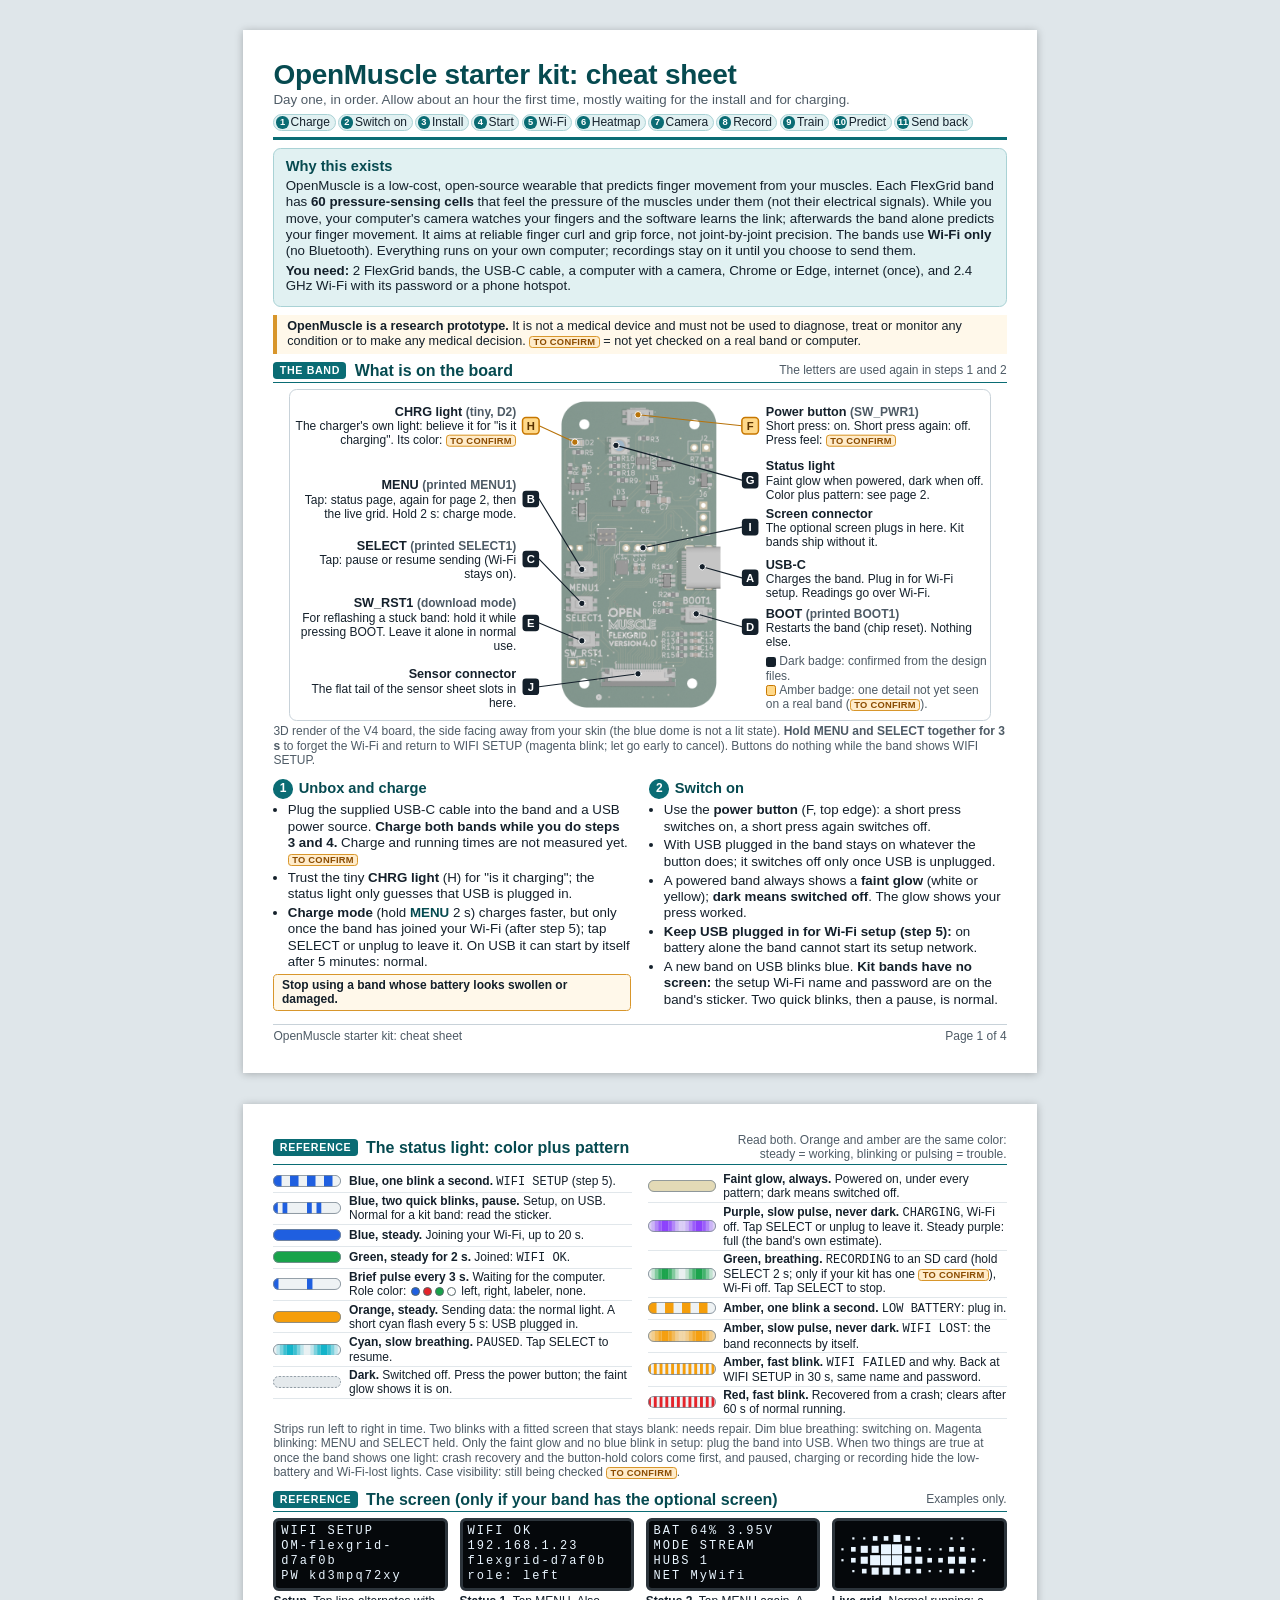
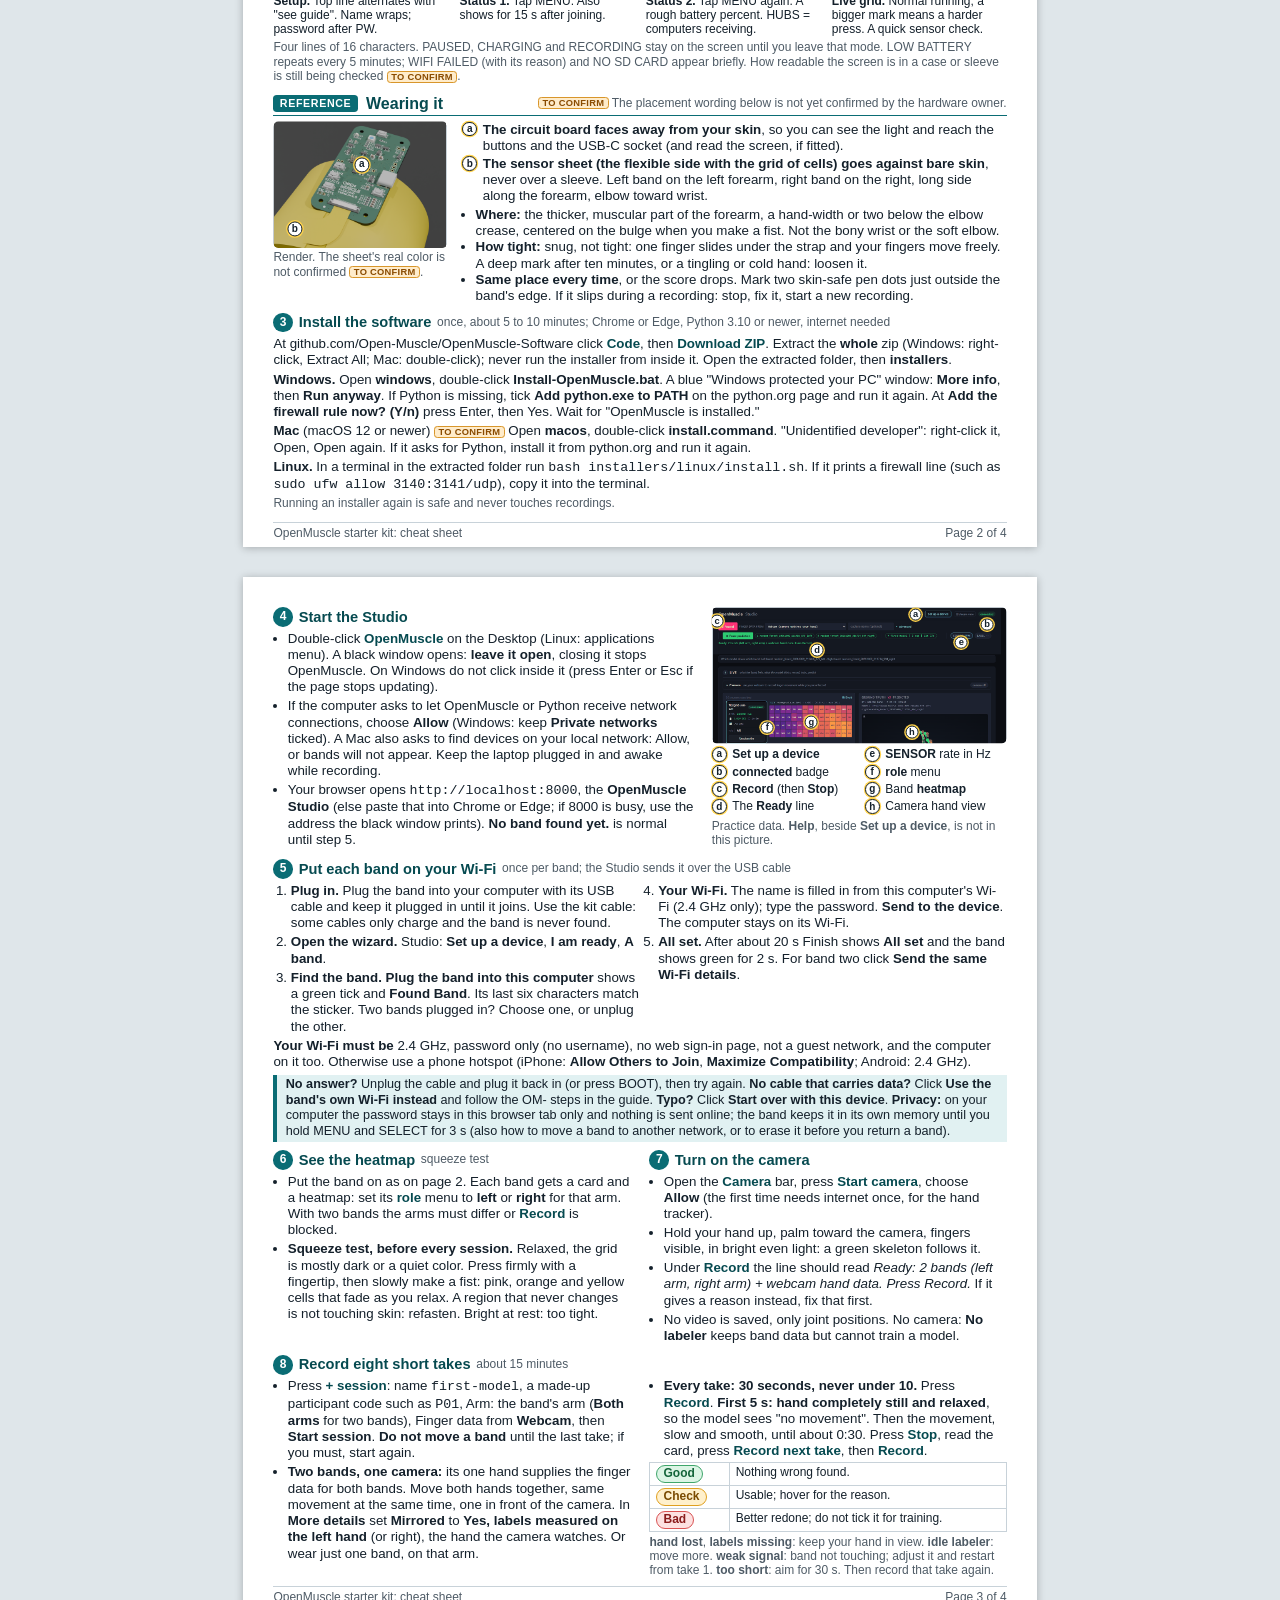
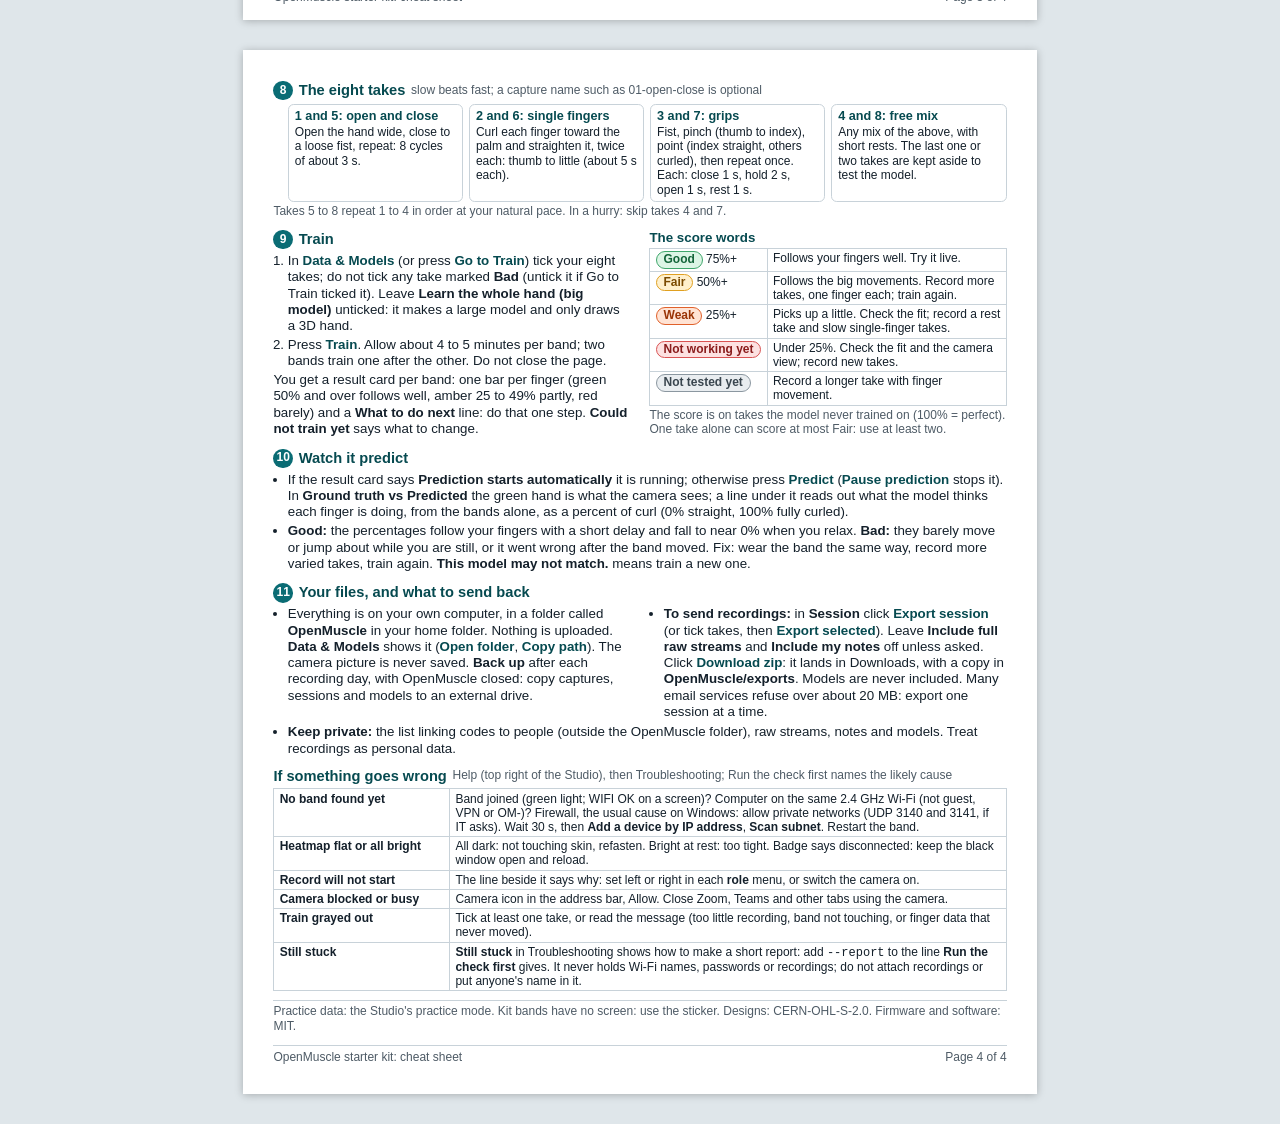
<file: docs/cheat-sheet/openmuscle-kit-cheat-sheet.html>
<!doctype html>
<html lang="en">
<head>
<meta charset="utf-8">
<meta name="viewport" content="width=device-width, initial-scale=1">
<title>OpenMuscle starter kit: cheat sheet</title>
<style>
:root{
  --ink:#14202b; --muted:#4e5b66; --line:#c8d2d9; --soft:#f0f4f6;
  --accent:#0a6c74; --accent-d:#064a50; --accent-l:#e1f1f2;
  --warn:#8a4b00; --warn-bg:#ffeccb; --warn-line:#d8962b;
}
@page{ size:auto; margin:8mm }
*{ box-sizing:border-box }
html{ -webkit-print-color-adjust:exact; print-color-adjust:exact }
body{ margin:0; background:#dfe6ea; color:var(--ink); font:10pt/1.22 "Segoe UI","Helvetica Neue",Arial,sans-serif }
h1,h2,h3,h4,p,ul,ol,figure,table{ margin:0 }
p{ margin:0 0 .8mm }
ul,ol{ padding:0 }
b,strong{ font-weight:700 }
code,.mono{ font-family:Consolas,"Courier New",monospace; font-size:1em; white-space:nowrap }

/* page frame: each page is a fixed box so a font swap cannot push a footer onto a new sheet */
.page{ display:flex; flex-direction:column; gap:2.2mm; position:relative; background:#fff }
.page > *{ flex:none }
@media screen{
  .page{ width:210mm; height:276mm; padding:8mm; margin:8mm auto; box-shadow:0 1px 8px rgba(0,0,0,.25) }
}
@media print{
  body{ background:#fff }
  .page{ width:auto; height:260mm; margin:0; break-after:page; page-break-after:always }
  .page:last-child{ break-after:auto; page-break-after:auto }
}
.pg-foot{ margin-top:auto; display:flex; justify-content:space-between; font-size:9pt; color:var(--muted); border-top:.25mm solid var(--line); padding-top:.9mm }

/* title block */
.top{ border-bottom:.9mm solid var(--accent); padding-bottom:1.6mm }
h1{ font-size:21pt; line-height:1.05; letter-spacing:-.01em; color:var(--accent-d) }
.top .lead{ color:var(--muted); font-size:10pt; margin:.6mm 0 1.4mm }
.road{ list-style:none; display:flex; flex-wrap:wrap; gap:.6mm }
.road li{ background:var(--accent-l); border:.25mm solid #a9d2d5; border-radius:3mm; padding:.1mm 1.2mm .1mm .5mm; font-size:9pt; display:flex; align-items:center; gap:.5mm; white-space:nowrap }
.road li b{ background:var(--accent); color:#fff; border-radius:50%; width:3.3mm; height:3.3mm; display:inline-flex; align-items:center; justify-content:center; font-size:7pt }

/* section headers and steps */
.sh{ display:flex; align-items:center; gap:2.2mm; border-bottom:.3mm solid var(--accent); padding-bottom:.7mm; margin-bottom:1.5mm }
.sh .k{ background:var(--accent); color:#fff; font-weight:700; font-size:8pt; letter-spacing:.06em; text-transform:uppercase; padding:.5mm 1.7mm; border-radius:1mm; white-space:nowrap }
.sh h2{ font-size:12pt; line-height:1.1; color:var(--accent-d); white-space:nowrap }
.sh .aside{ margin-left:auto; font-size:9pt; color:var(--muted); text-align:right; line-height:1.15 }
section{ min-width:0 }
.step h3{ font-size:11pt; line-height:1.15; margin:0 0 1mm; color:var(--accent-d); display:flex; align-items:center; gap:1.5mm }
.step h3 small{ font-size:9pt; font-weight:400; color:var(--muted) }
.n{ background:var(--accent); color:#fff; border-radius:50%; width:5.2mm; height:5.2mm; display:inline-flex; align-items:center; justify-content:center; font-size:9pt; font-weight:700; flex:none }
.step ul, .step ol{ padding-left:3.8mm }
.step li{ margin:0 0 .7mm }
h4{ font-size:10pt; margin:1.2mm 0 .5mm; color:var(--accent-d) }
.two{ display:grid; grid-template-columns:1fr 1fr; gap:5mm; align-items:start }
.sm{ font-size:9pt; color:var(--muted); line-height:1.2 }
.ui{ color:var(--accent-d); font-weight:700 }

/* flags */
.tbc{ font-style:normal; font-weight:700; font-size:7pt; letter-spacing:.03em; text-transform:uppercase; color:var(--warn); background:var(--warn-bg); border:.22mm solid var(--warn-line); border-radius:.9mm; padding:0 .9mm; white-space:nowrap; vertical-align:.04em }
.notice{ border-left:1.2mm solid var(--warn-line); background:#fff8ea; padding:1mm 2.6mm; font-size:9.5pt; line-height:1.22 }
.notice p{ margin:0 }
.warnbox{ border:.35mm solid var(--warn-line); background:#fff8ea; border-radius:1.2mm; padding:.8mm 2mm; margin-top:1mm; font-weight:700; font-size:9pt }

/* why panel */
.why{ background:var(--accent-l); border:.3mm solid #a9d2d5; border-radius:2mm; padding:2.2mm 3mm }
.why h3{ margin:0 0 .7mm; font-size:11pt; color:var(--accent-d) }
.why p+p{ margin-top:.8mm }
.need{ margin-top:1mm; font-size:10pt; line-height:1.2 }

/* hero board figure */
.hero{ position:relative; width:186mm; margin:0 auto; background:#fff; border:.3mm solid var(--line); border-radius:2mm }
.hero img{ position:absolute; top:1mm; display:block; height:auto }
.hero svg{ position:absolute; inset:0; width:100%; height:100% }
.hl{ position:absolute; width:59mm; font-size:9pt; line-height:1.17; transform:translateY(-50%) }
.hl.l{ left:1mm; text-align:right }
.hl.r{ left:126mm }
.hl strong{ display:block; font-size:9.5pt; line-height:1.15 }
.hkey{ position:absolute; left:126mm; width:59mm; font-size:9pt; line-height:1.2; color:var(--muted) }
.bsw{ display:inline-block; width:2.8mm; height:2.8mm; border-radius:.6mm; vertical-align:-.5mm; margin-right:.8mm; background:var(--ink) }
.bsw.a{ background:#ffd98a; border:.3mm solid #c77700 }

/* lights */
.lights{ display:grid; grid-template-columns:1fr 1fr; gap:0 4mm }
.lights ul{ list-style:none }
.lights li{ display:grid; grid-template-columns:18mm 1fr; gap:2mm; align-items:center; padding:.4mm 0; border-bottom:.2mm solid #e1e7eb; font-size:9pt; line-height:1.18; min-height:5.8mm }
.pat{ display:block; width:18mm; height:3.15mm }
.role{ display:inline-block; width:2.4mm; height:2.4mm; border-radius:50%; background:var(--c); margin:0 .5mm 0 .3mm; vertical-align:-.25mm; border:.2mm solid #566 }
.role.w{ background:#fff }

/* oled mock screens */
.screens{ display:grid; grid-template-columns:repeat(4,1fr); gap:3mm }
.scr{ font-size:9pt; line-height:1.18 }
.scr .oled{ margin-bottom:.8mm }
.oled{ width:100%; background:#05080b; border:.8mm solid #2c343b; border-radius:1.5mm; padding:.9mm 1.3mm; color:#e9f5ff; font:9pt/4mm Consolas,"Courier New",monospace; letter-spacing:calc(2.45mm - 1ch); white-space:pre; overflow:hidden }
.oled.grid{ padding:.5mm .7mm; height:calc(4 * 4mm + 1.8mm + 1.6mm) }

/* tables, chips */
table{ border-collapse:collapse; width:100%; font-size:9pt; line-height:1.18 }
th,td{ border:.25mm solid var(--line); padding:.55mm 1.4mm; text-align:left; vertical-align:top }
th{ background:var(--soft); font-weight:700 }
tr{ break-inside:avoid }
td.w{ white-space:nowrap }
.pill{ display:inline-block; font-weight:700; border-radius:5mm; padding:0 1.8mm; border:.25mm solid; white-space:nowrap; line-height:1.3 }
.good{ background:#dcf5e5; border-color:#3fa66b; color:#14653a }
.chk{ background:#fff0cc; border-color:#e0a020; color:#7a4a00 }
.fair{ background:#fff0cc; border-color:#e0a020; color:#7a4a00 }
.weak{ background:#ffe3d4; border-color:#e0612b; color:#9a3305 }
.bad{ background:#fde1e1; border-color:#d95353; color:#8a1c1c }
.nw{ background:#fde1e1; border-color:#d95353; color:#8a1c1c }
.nt{ background:#e9edf0; border-color:#8b97a0; color:#3a464f }

/* screenshots with callouts */
.imgbox{ position:relative; width:100%; line-height:0; border:.3mm solid var(--line); border-radius:1.3mm; clip-path:inset(0 round 1.3mm); background:#141821 }
.imgbox img{ position:absolute; left:0; top:0; width:100%; display:block }
.imgbox.plain img{ position:static }
.bd{ position:absolute; width:4mm; height:4mm; border-radius:50%; background:#fff; color:#14202b; border:.45mm solid #14202b; font:700 7.5pt/1 "Segoe UI",Arial,sans-serif; display:flex; align-items:center; justify-content:center; transform:translate(-50%,-50%); box-shadow:0 0 0 .35mm #ffd24a }
.fig-studio .bd{ width:3.4mm; height:3.4mm; font-size:7pt; border-width:.4mm }
.fig figcaption{ font-size:9pt; color:var(--muted); line-height:1.2; margin-top:.6mm }
.legend{ list-style:none; font-size:9pt; line-height:1.2 }
.legend li{ display:flex; gap:1.5mm; align-items:flex-start; margin:0 0 .7mm }
.legend .l{ flex:none; width:3.9mm; height:3.9mm; border-radius:50%; background:#fff; color:#14202b; border:.4mm solid #14202b; box-shadow:0 0 0 .3mm #ffd24a; font:700 7.5pt/1 "Segoe UI",Arial,sans-serif; display:flex; align-items:center; justify-content:center; margin-top:0 }

/* cards */
.cards{ display:grid; gap:1.5mm; list-style:none }
.cards.c4{ grid-template-columns:repeat(4,1fr) }
.cards li, .cards > div{ border:.3mm solid var(--line); border-radius:1.5mm; padding:1mm 1.6mm; font-size:9pt; line-height:1.2; background:#fff; margin:0 }
.cards b.h{ display:block; margin-bottom:.3mm; color:var(--accent-d); font-size:9.5pt }
ol.cols2{ columns:2; column-gap:5mm; padding-left:4.6mm }
ol.cols2 li{ break-inside:avoid; margin:0 0 .8mm }
.tip{ border-left:1.1mm solid var(--accent); background:var(--accent-l); padding:.7mm 2.2mm; margin-top:1.2mm; font-size:9.5pt; line-height:1.22 }
.os p{ margin:0 0 .8mm }
.foot{ font-size:9pt; color:var(--muted); line-height:1.25; border-top:.25mm solid var(--line); padding-top:.9mm }
.trouble td:first-child{ width:24%; font-weight:700 }
</style>
</head>
<body>
<svg width="0" height="0" style="position:absolute" aria-hidden="true"><defs><clipPath id="pclip"><rect width="20" height="3.5" rx="1.75"/></clipPath></defs></svg>
<!-- ============================ PAGE 1: the kit and the band ============================ -->
<div class="page" id="p1">
  <header class="top">
    <h1>OpenMuscle starter kit: cheat sheet</h1>
    <p class="lead">Day one, in order. Allow about an hour the first time, mostly waiting for the install and for charging.</p>
    <ol class="road">
      <li><b>1</b>Charge</li><li><b>2</b>Switch on</li><li><b>3</b>Install</li><li><b>4</b>Start</li><li><b>5</b>Wi-Fi</li><li><b>6</b>Heatmap</li><li><b>7</b>Camera</li><li><b>8</b>Record</li><li><b>9</b>Train</li><li><b>10</b>Predict</li><li><b>11</b>Send back</li>
    </ol>
  </header>

  <section class="why">
    <h3>Why this exists</h3>
    <p>OpenMuscle is a low-cost, open-source wearable that predicts finger movement from your muscles. Each FlexGrid band has <b>60 pressure-sensing cells</b> that feel the pressure of the muscles under them (not their electrical signals). While you move, your computer's camera watches your fingers and the software learns the link; afterwards the band alone predicts your finger movement. It aims at reliable finger curl and grip force, not joint-by-joint precision. The bands use <b>Wi-Fi only</b> (no Bluetooth). Everything runs on your own computer; recordings stay on it until you choose to send them.</p>
    <p class="need"><b>You need:</b> 2 FlexGrid bands, the USB-C cable, a computer with a camera, Chrome or Edge, internet (once), and 2.4 GHz Wi-Fi with its password or a phone hotspot.</p>
  </section>

  <div class="notice"><p><b>OpenMuscle is a research prototype.</b> It is not a medical device and must not be used to diagnose, treat or monitor any condition or to make any medical decision. <i class="tbc">to confirm</i> = not yet checked on a real band or computer.</p></div>

  <section>
    <div class="sh"><span class="k">The band</span><h2>What is on the board</h2><span class="aside">The letters are used again in steps 1 and 2</span></div>
    <div class="hero" style="height:88mm"><img src="images/board-top.png" style="left:70.0mm;width:46.0mm" alt="3D render of the FlexGrid V4 circuit board, top view"><svg viewBox="0 0 186 88" preserveAspectRatio="none" aria-hidden="true"><g stroke-width=".3" stroke-linecap="round"><line x1="119.90" y1="9.50" x2="92.36" y2="6.59" stroke="#b8730a"/><circle cx="92.36" cy="6.59" r=".85" fill="#b8730a" stroke="#fff" stroke-width=".25"/><line x1="119.90" y1="24.00" x2="86.51" y2="14.74" stroke="#14202b"/><circle cx="86.51" cy="14.74" r=".85" fill="#14202b" stroke="#fff" stroke-width=".25"/><line x1="119.90" y1="36.50" x2="93.69" y2="41.99" stroke="#14202b"/><circle cx="93.69" cy="41.99" r=".85" fill="#14202b" stroke="#fff" stroke-width=".25"/><line x1="119.90" y1="50.00" x2="109.40" y2="47.05" stroke="#14202b"/><circle cx="109.40" cy="47.05" r=".85" fill="#14202b" stroke="#fff" stroke-width=".25"/><line x1="119.90" y1="63.00" x2="107.80" y2="59.57" stroke="#14202b"/><circle cx="107.80" cy="59.57" r=".85" fill="#14202b" stroke="#fff" stroke-width=".25"/><line x1="66.10" y1="9.50" x2="75.59" y2="13.88" stroke="#b8730a"/><circle cx="75.59" cy="13.88" r=".85" fill="#b8730a" stroke="#fff" stroke-width=".25"/><line x1="66.10" y1="29.00" x2="77.46" y2="47.75" stroke="#14202b"/><circle cx="77.46" cy="47.75" r=".85" fill="#14202b" stroke="#fff" stroke-width=".25"/><line x1="66.10" y1="45.00" x2="77.46" y2="56.80" stroke="#14202b"/><circle cx="77.46" cy="56.80" r=".85" fill="#14202b" stroke="#fff" stroke-width=".25"/><line x1="66.10" y1="62.00" x2="77.46" y2="66.75" stroke="#14202b"/><circle cx="77.46" cy="66.75" r=".85" fill="#14202b" stroke="#fff" stroke-width=".25"/><line x1="66.10" y1="79.00" x2="92.36" y2="75.54" stroke="#14202b"/><circle cx="92.36" cy="75.54" r=".85" fill="#14202b" stroke="#fff" stroke-width=".25"/></g><g font-family="Segoe UI,Arial,sans-serif" font-weight="700" font-size="3" text-anchor="middle"><rect x="119.90" y="7.30" width="4.4" height="4.4" rx=".9" fill="#ffd98a" stroke="#c77700" stroke-width=".4"/><text x="122.10" y="10.60" fill="#5a3200">F</text><rect x="119.90" y="21.80" width="4.4" height="4.4" rx=".9" fill="#14202b"/><text x="122.10" y="25.10" fill="#fff">G</text><rect x="119.90" y="34.30" width="4.4" height="4.4" rx=".9" fill="#14202b"/><text x="122.10" y="37.60" fill="#fff">I</text><rect x="119.90" y="47.80" width="4.4" height="4.4" rx=".9" fill="#14202b"/><text x="122.10" y="51.10" fill="#fff">A</text><rect x="119.90" y="60.80" width="4.4" height="4.4" rx=".9" fill="#14202b"/><text x="122.10" y="64.10" fill="#fff">D</text><rect x="61.70" y="7.30" width="4.4" height="4.4" rx=".9" fill="#ffd98a" stroke="#c77700" stroke-width=".4"/><text x="63.90" y="10.60" fill="#5a3200">H</text><rect x="61.70" y="26.80" width="4.4" height="4.4" rx=".9" fill="#14202b"/><text x="63.90" y="30.10" fill="#fff">B</text><rect x="61.70" y="42.80" width="4.4" height="4.4" rx=".9" fill="#14202b"/><text x="63.90" y="46.10" fill="#fff">C</text><rect x="61.70" y="59.80" width="4.4" height="4.4" rx=".9" fill="#14202b"/><text x="63.90" y="63.10" fill="#fff">E</text><rect x="61.70" y="76.80" width="4.4" height="4.4" rx=".9" fill="#14202b"/><text x="63.90" y="80.10" fill="#fff">J</text></g></svg><div class="hl r" style="top:9.5mm"><strong>Power button <span class='sm'>(SW_PWR1)</span></strong>Short press: on. Short press again: off. Press feel: <i class="tbc">to confirm</i></div><div class="hl r" style="top:24.0mm"><strong>Status light</strong>Faint glow when powered, dark when off. Color plus pattern: see page 2.</div><div class="hl r" style="top:36.5mm"><strong>Screen connector</strong>The optional screen plugs in here. Kit bands ship without it.</div><div class="hl r" style="top:50.0mm"><strong>USB-C</strong>Charges the band. Plug in for Wi-Fi setup. Readings go over Wi-Fi.</div><div class="hl r" style="top:63.0mm"><strong>BOOT <span class='sm'>(printed BOOT1)</span></strong>Restarts the band (chip reset). Nothing else.</div><div class="hl l" style="top:9.5mm"><strong>CHRG light <span class='sm'>(tiny, D2)</span></strong>The charger's own light: believe it for "is it charging". Its color: <i class="tbc">to confirm</i></div><div class="hl l" style="top:29.0mm"><strong>MENU <span class='sm'>(printed MENU1)</span></strong>Tap: status page, again for page 2, then the live grid. Hold 2 s: charge mode.</div><div class="hl l" style="top:45.0mm"><strong>SELECT <span class='sm'>(printed SELECT1)</span></strong>Tap: pause or resume sending (Wi-Fi stays on).</div><div class="hl l" style="top:62.0mm"><strong>SW_RST1 <span class='sm'>(download mode)</span></strong>For reflashing a stuck band: hold it while pressing BOOT. Leave it alone in normal use.</div><div class="hl l" style="top:79.0mm"><strong>Sensor connector</strong>The flat tail of the sensor sheet slots in here.</div><div class="hkey" style="top:70mm"><span class="bsw"></span>Dark badge: confirmed from the design files.<br><span class="bsw a"></span>Amber badge: one detail not yet seen on a real band (<i class="tbc">to confirm</i>).</div></div>
    <p class="sm fig-cap" style="margin-top:.8mm">3D render of the V4 board, the side facing away from your skin (the blue dome is not a lit state). <b>Hold MENU and SELECT together for 3 s</b> to forget the Wi-Fi and return to WIFI SETUP (magenta blink; let go early to cancel). Buttons do nothing while the band shows WIFI SETUP.</p>
  </section>

  <div class="two">
    <section class="step">
      <h3><span class="n">1</span>Unbox and charge</h3>
      <ul>
        <li>Plug the supplied USB-C cable into the band and a USB power source. <b>Charge both bands while you do steps 3 and 4.</b> Charge and running times are not measured yet. <i class="tbc">to confirm</i></li>
        <li>Trust the tiny <b>CHRG light</b> (H) for "is it charging"; the status light only guesses that USB is plugged in.</li>
        <li><b>Charge mode</b> (hold <b class="ui">MENU</b> 2 s) charges faster, but only once the band has joined your Wi-Fi (after step 5); tap SELECT or unplug to leave it. On USB it can start by itself after 5 minutes: normal.</li>
      </ul>
      <div class="warnbox">Stop using a band whose battery looks swollen or damaged.</div>
    </section>
    <section class="step">
      <h3><span class="n">2</span>Switch on</h3>
      <ul>
        <li>Use the <b>power button</b> (F, top edge): a short press switches on, a short press again switches off.</li>
        <li>With USB plugged in the band stays on whatever the button does; it switches off only once USB is unplugged.</li>
        <li>A powered band always shows a <b>faint glow</b> (white or yellow); <b>dark means switched off</b>. The glow shows your press worked.</li>
        <li><b>Keep USB plugged in for Wi-Fi setup (step 5):</b> on battery alone the band cannot start its setup network.</li>
        <li>A new band on USB blinks blue. <b>Kit bands have no screen:</b> the setup Wi-Fi name and password are on the band's sticker. Two quick blinks, then a pause, is normal.</li>
      </ul>
    </section>
  </div>

  <div class="pg-foot"><span>OpenMuscle starter kit: cheat sheet</span><span>Page 1 of 4</span></div>
</div>

<!-- ============================ PAGE 2: read the band, wear it, install ============================ -->
<div class="page" id="p2">
  <section>
    <div class="sh"><span class="k">Reference</span><h2>The status light: color plus pattern</h2><span class="aside">Read both. Orange and amber are the same color:<br>steady = working, blinking or pulsing = trouble.</span></div>
    <div class="lights"><ul><li><svg class="pat" viewBox="0 0 20 3.5" width="18mm" height="3.15mm" aria-hidden="true"><rect width="20" height="3.5" rx="1.75" fill="#eef2f4"/><g clip-path="url(#pclip)"><rect x="0.00" y="0" width="2.50" height="3.5" fill="#1f5fe0" fill-opacity="1.00"/><rect x="5.00" y="0" width="2.50" height="3.5" fill="#1f5fe0" fill-opacity="1.00"/><rect x="10.00" y="0" width="2.50" height="3.5" fill="#1f5fe0" fill-opacity="1.00"/><rect x="15.00" y="0" width="2.50" height="3.5" fill="#1f5fe0" fill-opacity="1.00"/></g><rect x=".12" y=".12" width="19.76" height="3.26" rx="1.63" fill="none" stroke="#7d8a94" stroke-width=".25"/></svg><span class="lt"><b>Blue, one blink a second.</b> <span class='mono'>WIFI SETUP</span> (step 5).</span></li><li><svg class="pat" viewBox="0 0 20 3.5" width="18mm" height="3.15mm" aria-hidden="true"><rect width="20" height="3.5" rx="1.75" fill="#eef2f4"/><g clip-path="url(#pclip)"><rect x="0.00" y="0" width="1.40" height="3.5" fill="#1f5fe0" fill-opacity="1.00"/><rect x="2.80" y="0" width="1.40" height="3.5" fill="#1f5fe0" fill-opacity="1.00"/><rect x="10.00" y="0" width="1.40" height="3.5" fill="#1f5fe0" fill-opacity="1.00"/><rect x="12.80" y="0" width="1.40" height="3.5" fill="#1f5fe0" fill-opacity="1.00"/></g><rect x=".12" y=".12" width="19.76" height="3.26" rx="1.63" fill="none" stroke="#7d8a94" stroke-width=".25"/></svg><span class="lt"><b>Blue, two quick blinks, pause.</b> Setup, on USB. Normal for a kit band: read the sticker.</span></li><li><svg class="pat" viewBox="0 0 20 3.5" width="18mm" height="3.15mm" aria-hidden="true"><rect width="20" height="3.5" rx="1.75" fill="#eef2f4"/><g clip-path="url(#pclip)"><rect x="0.00" y="0" width="20.00" height="3.5" fill="#1f5fe0" fill-opacity="1.00"/></g><rect x=".12" y=".12" width="19.76" height="3.26" rx="1.63" fill="none" stroke="#7d8a94" stroke-width=".25"/></svg><span class="lt"><b>Blue, steady.</b> Joining your Wi-Fi, up to 20 s.</span></li><li><svg class="pat" viewBox="0 0 20 3.5" width="18mm" height="3.15mm" aria-hidden="true"><rect width="20" height="3.5" rx="1.75" fill="#eef2f4"/><g clip-path="url(#pclip)"><rect x="0.00" y="0" width="20.00" height="3.5" fill="#18a34a" fill-opacity="1.00"/></g><rect x=".12" y=".12" width="19.76" height="3.26" rx="1.63" fill="none" stroke="#7d8a94" stroke-width=".25"/></svg><span class="lt"><b>Green, steady for 2 s.</b> Joined: <span class='mono'>WIFI OK</span>.</span></li><li><svg class="pat" viewBox="0 0 20 3.5" width="18mm" height="3.15mm" aria-hidden="true"><rect width="20" height="3.5" rx="1.75" fill="#eef2f4"/><g clip-path="url(#pclip)"><rect x="0.00" y="0" width="1.60" height="3.5" fill="#1f5fe0" fill-opacity="1.00"/><rect x="10.00" y="0" width="1.60" height="3.5" fill="#1f5fe0" fill-opacity="1.00"/></g><rect x=".12" y=".12" width="19.76" height="3.26" rx="1.63" fill="none" stroke="#7d8a94" stroke-width=".25"/></svg><span class="lt"><b>Brief pulse every 3 s.</b> Waiting for the computer. Role color: <span class="role" style="--c:#1f5fe0"></span><span class="role" style="--c:#e5242b"></span><span class="role" style="--c:#18a34a"></span><span class="role w"></span> left, right, labeler, none.</span></li><li><svg class="pat" viewBox="0 0 20 3.5" width="18mm" height="3.15mm" aria-hidden="true"><rect width="20" height="3.5" rx="1.75" fill="#eef2f4"/><g clip-path="url(#pclip)"><rect x="0.00" y="0" width="20.00" height="3.5" fill="#f59e0b" fill-opacity="1.00"/></g><rect x=".12" y=".12" width="19.76" height="3.26" rx="1.63" fill="none" stroke="#7d8a94" stroke-width=".25"/></svg><span class="lt"><b>Orange, steady.</b> Sending data: the normal light. A short cyan flash every 5 s: USB plugged in.</span></li><li><svg class="pat" viewBox="0 0 20 3.5" width="18mm" height="3.15mm" aria-hidden="true"><rect width="20" height="3.5" rx="1.75" fill="#eef2f4"/><g clip-path="url(#pclip)"><rect x="0.00" y="0" width="1.02" height="3.5" fill="#0fb3c9" fill-opacity="0.02"/><rect x="1.00" y="0" width="1.02" height="3.5" fill="#0fb3c9" fill-opacity="0.21"/><rect x="2.00" y="0" width="1.02" height="3.5" fill="#0fb3c9" fill-opacity="0.50"/><rect x="3.00" y="0" width="1.02" height="3.5" fill="#0fb3c9" fill-opacity="0.79"/><rect x="4.00" y="0" width="1.02" height="3.5" fill="#0fb3c9" fill-opacity="0.98"/><rect x="5.00" y="0" width="1.02" height="3.5" fill="#0fb3c9" fill-opacity="0.98"/><rect x="6.00" y="0" width="1.02" height="3.5" fill="#0fb3c9" fill-opacity="0.79"/><rect x="7.00" y="0" width="1.02" height="3.5" fill="#0fb3c9" fill-opacity="0.50"/><rect x="8.00" y="0" width="1.02" height="3.5" fill="#0fb3c9" fill-opacity="0.21"/><rect x="9.00" y="0" width="1.02" height="3.5" fill="#0fb3c9" fill-opacity="0.02"/><rect x="10.00" y="0" width="1.02" height="3.5" fill="#0fb3c9" fill-opacity="0.02"/><rect x="11.00" y="0" width="1.02" height="3.5" fill="#0fb3c9" fill-opacity="0.21"/><rect x="12.00" y="0" width="1.02" height="3.5" fill="#0fb3c9" fill-opacity="0.50"/><rect x="13.00" y="0" width="1.02" height="3.5" fill="#0fb3c9" fill-opacity="0.79"/><rect x="14.00" y="0" width="1.02" height="3.5" fill="#0fb3c9" fill-opacity="0.98"/><rect x="15.00" y="0" width="1.02" height="3.5" fill="#0fb3c9" fill-opacity="0.98"/><rect x="16.00" y="0" width="1.02" height="3.5" fill="#0fb3c9" fill-opacity="0.79"/><rect x="17.00" y="0" width="1.02" height="3.5" fill="#0fb3c9" fill-opacity="0.50"/><rect x="18.00" y="0" width="1.02" height="3.5" fill="#0fb3c9" fill-opacity="0.21"/><rect x="19.00" y="0" width="1.02" height="3.5" fill="#0fb3c9" fill-opacity="0.02"/></g><rect x=".12" y=".12" width="19.76" height="3.26" rx="1.63" fill="none" stroke="#7d8a94" stroke-width=".25"/></svg><span class="lt"><b>Cyan, slow breathing.</b> <span class='mono'>PAUSED</span>. Tap SELECT to resume.</span></li><li><svg class="pat" viewBox="0 0 20 3.5" width="18mm" height="3.15mm" aria-hidden="true"><rect width="20" height="3.5" rx="1.75" fill="#e4e9ec"/><g clip-path="url(#pclip)"></g><rect x=".12" y=".12" width="19.76" height="3.26" rx="1.63" fill="none" stroke="#7d8a94" stroke-width=".25" stroke-dasharray=".6 .5"/></svg><span class="lt"><b>Dark.</b> Switched off. Press the power button; the faint glow shows it is on.</span></li></ul><ul><li><svg class="pat" viewBox="0 0 20 3.5" width="18mm" height="3.15mm" aria-hidden="true"><rect width="20" height="3.5" rx="1.75" fill="#eef2f4"/><g clip-path="url(#pclip)"><rect x="0" y="0" width="20" height="3.5" fill="#c9a227" fill-opacity="0.30"/></g><rect x=".12" y=".12" width="19.76" height="3.26" rx="1.63" fill="none" stroke="#7d8a94" stroke-width=".25"/></svg><span class="lt"><b>Faint glow, always.</b> Powered on, under every pattern; dark means switched off.</span></li><li><svg class="pat" viewBox="0 0 20 3.5" width="18mm" height="3.15mm" aria-hidden="true"><rect width="20" height="3.5" rx="1.75" fill="#eef2f4"/><g clip-path="url(#pclip)"><rect x="0.00" y="0" width="1.02" height="3.5" fill="#8b3ffc" fill-opacity="0.20"/><rect x="1.00" y="0" width="1.02" height="3.5" fill="#8b3ffc" fill-opacity="0.35"/><rect x="2.00" y="0" width="1.02" height="3.5" fill="#8b3ffc" fill-opacity="0.59"/><rect x="3.00" y="0" width="1.02" height="3.5" fill="#8b3ffc" fill-opacity="0.83"/><rect x="4.00" y="0" width="1.02" height="3.5" fill="#8b3ffc" fill-opacity="0.98"/><rect x="5.00" y="0" width="1.02" height="3.5" fill="#8b3ffc" fill-opacity="0.98"/><rect x="6.00" y="0" width="1.02" height="3.5" fill="#8b3ffc" fill-opacity="0.83"/><rect x="7.00" y="0" width="1.02" height="3.5" fill="#8b3ffc" fill-opacity="0.59"/><rect x="8.00" y="0" width="1.02" height="3.5" fill="#8b3ffc" fill-opacity="0.35"/><rect x="9.00" y="0" width="1.02" height="3.5" fill="#8b3ffc" fill-opacity="0.20"/><rect x="10.00" y="0" width="1.02" height="3.5" fill="#8b3ffc" fill-opacity="0.20"/><rect x="11.00" y="0" width="1.02" height="3.5" fill="#8b3ffc" fill-opacity="0.35"/><rect x="12.00" y="0" width="1.02" height="3.5" fill="#8b3ffc" fill-opacity="0.59"/><rect x="13.00" y="0" width="1.02" height="3.5" fill="#8b3ffc" fill-opacity="0.83"/><rect x="14.00" y="0" width="1.02" height="3.5" fill="#8b3ffc" fill-opacity="0.98"/><rect x="15.00" y="0" width="1.02" height="3.5" fill="#8b3ffc" fill-opacity="0.98"/><rect x="16.00" y="0" width="1.02" height="3.5" fill="#8b3ffc" fill-opacity="0.83"/><rect x="17.00" y="0" width="1.02" height="3.5" fill="#8b3ffc" fill-opacity="0.59"/><rect x="18.00" y="0" width="1.02" height="3.5" fill="#8b3ffc" fill-opacity="0.35"/><rect x="19.00" y="0" width="1.02" height="3.5" fill="#8b3ffc" fill-opacity="0.20"/></g><rect x=".12" y=".12" width="19.76" height="3.26" rx="1.63" fill="none" stroke="#7d8a94" stroke-width=".25"/></svg><span class="lt"><b>Purple, slow pulse, never dark.</b> <span class='mono'>CHARGING</span>, Wi-Fi off. Tap SELECT or unplug to leave it. Steady purple: full (the band's own estimate).</span></li><li><svg class="pat" viewBox="0 0 20 3.5" width="18mm" height="3.15mm" aria-hidden="true"><rect width="20" height="3.5" rx="1.75" fill="#eef2f4"/><g clip-path="url(#pclip)"><rect x="0.00" y="0" width="1.02" height="3.5" fill="#18a34a" fill-opacity="0.02"/><rect x="1.00" y="0" width="1.02" height="3.5" fill="#18a34a" fill-opacity="0.21"/><rect x="2.00" y="0" width="1.02" height="3.5" fill="#18a34a" fill-opacity="0.50"/><rect x="3.00" y="0" width="1.02" height="3.5" fill="#18a34a" fill-opacity="0.79"/><rect x="4.00" y="0" width="1.02" height="3.5" fill="#18a34a" fill-opacity="0.98"/><rect x="5.00" y="0" width="1.02" height="3.5" fill="#18a34a" fill-opacity="0.98"/><rect x="6.00" y="0" width="1.02" height="3.5" fill="#18a34a" fill-opacity="0.79"/><rect x="7.00" y="0" width="1.02" height="3.5" fill="#18a34a" fill-opacity="0.50"/><rect x="8.00" y="0" width="1.02" height="3.5" fill="#18a34a" fill-opacity="0.21"/><rect x="9.00" y="0" width="1.02" height="3.5" fill="#18a34a" fill-opacity="0.02"/><rect x="10.00" y="0" width="1.02" height="3.5" fill="#18a34a" fill-opacity="0.02"/><rect x="11.00" y="0" width="1.02" height="3.5" fill="#18a34a" fill-opacity="0.21"/><rect x="12.00" y="0" width="1.02" height="3.5" fill="#18a34a" fill-opacity="0.50"/><rect x="13.00" y="0" width="1.02" height="3.5" fill="#18a34a" fill-opacity="0.79"/><rect x="14.00" y="0" width="1.02" height="3.5" fill="#18a34a" fill-opacity="0.98"/><rect x="15.00" y="0" width="1.02" height="3.5" fill="#18a34a" fill-opacity="0.98"/><rect x="16.00" y="0" width="1.02" height="3.5" fill="#18a34a" fill-opacity="0.79"/><rect x="17.00" y="0" width="1.02" height="3.5" fill="#18a34a" fill-opacity="0.50"/><rect x="18.00" y="0" width="1.02" height="3.5" fill="#18a34a" fill-opacity="0.21"/><rect x="19.00" y="0" width="1.02" height="3.5" fill="#18a34a" fill-opacity="0.02"/></g><rect x=".12" y=".12" width="19.76" height="3.26" rx="1.63" fill="none" stroke="#7d8a94" stroke-width=".25"/></svg><span class="lt"><b>Green, breathing.</b> <span class='mono'>RECORDING</span> to an SD card (hold SELECT 2 s; only if your kit has one <i class="tbc">to confirm</i>), Wi-Fi off. Tap SELECT to stop.</span></li><li><svg class="pat" viewBox="0 0 20 3.5" width="18mm" height="3.15mm" aria-hidden="true"><rect width="20" height="3.5" rx="1.75" fill="#eef2f4"/><g clip-path="url(#pclip)"><rect x="0.00" y="0" width="2.50" height="3.5" fill="#f59e0b" fill-opacity="1.00"/><rect x="5.00" y="0" width="2.50" height="3.5" fill="#f59e0b" fill-opacity="1.00"/><rect x="10.00" y="0" width="2.50" height="3.5" fill="#f59e0b" fill-opacity="1.00"/><rect x="15.00" y="0" width="2.50" height="3.5" fill="#f59e0b" fill-opacity="1.00"/></g><rect x=".12" y=".12" width="19.76" height="3.26" rx="1.63" fill="none" stroke="#7d8a94" stroke-width=".25"/></svg><span class="lt"><b>Amber, one blink a second.</b> <span class='mono'>LOW BATTERY</span>: plug in.</span></li><li><svg class="pat" viewBox="0 0 20 3.5" width="18mm" height="3.15mm" aria-hidden="true"><rect width="20" height="3.5" rx="1.75" fill="#eef2f4"/><g clip-path="url(#pclip)"><rect x="0.00" y="0" width="1.02" height="3.5" fill="#f59e0b" fill-opacity="0.32"/><rect x="1.00" y="0" width="1.02" height="3.5" fill="#f59e0b" fill-opacity="0.44"/><rect x="2.00" y="0" width="1.02" height="3.5" fill="#f59e0b" fill-opacity="0.65"/><rect x="3.00" y="0" width="1.02" height="3.5" fill="#f59e0b" fill-opacity="0.86"/><rect x="4.00" y="0" width="1.02" height="3.5" fill="#f59e0b" fill-opacity="0.98"/><rect x="5.00" y="0" width="1.02" height="3.5" fill="#f59e0b" fill-opacity="0.98"/><rect x="6.00" y="0" width="1.02" height="3.5" fill="#f59e0b" fill-opacity="0.86"/><rect x="7.00" y="0" width="1.02" height="3.5" fill="#f59e0b" fill-opacity="0.65"/><rect x="8.00" y="0" width="1.02" height="3.5" fill="#f59e0b" fill-opacity="0.44"/><rect x="9.00" y="0" width="1.02" height="3.5" fill="#f59e0b" fill-opacity="0.32"/><rect x="10.00" y="0" width="1.02" height="3.5" fill="#f59e0b" fill-opacity="0.32"/><rect x="11.00" y="0" width="1.02" height="3.5" fill="#f59e0b" fill-opacity="0.44"/><rect x="12.00" y="0" width="1.02" height="3.5" fill="#f59e0b" fill-opacity="0.65"/><rect x="13.00" y="0" width="1.02" height="3.5" fill="#f59e0b" fill-opacity="0.86"/><rect x="14.00" y="0" width="1.02" height="3.5" fill="#f59e0b" fill-opacity="0.98"/><rect x="15.00" y="0" width="1.02" height="3.5" fill="#f59e0b" fill-opacity="0.98"/><rect x="16.00" y="0" width="1.02" height="3.5" fill="#f59e0b" fill-opacity="0.86"/><rect x="17.00" y="0" width="1.02" height="3.5" fill="#f59e0b" fill-opacity="0.65"/><rect x="18.00" y="0" width="1.02" height="3.5" fill="#f59e0b" fill-opacity="0.44"/><rect x="19.00" y="0" width="1.02" height="3.5" fill="#f59e0b" fill-opacity="0.32"/></g><rect x=".12" y=".12" width="19.76" height="3.26" rx="1.63" fill="none" stroke="#7d8a94" stroke-width=".25"/></svg><span class="lt"><b>Amber, slow pulse, never dark.</b> <span class='mono'>WIFI LOST</span>: the band reconnects by itself.</span></li><li><svg class="pat" viewBox="0 0 20 3.5" width="18mm" height="3.15mm" aria-hidden="true"><rect width="20" height="3.5" rx="1.75" fill="#eef2f4"/><g clip-path="url(#pclip)"><rect x="0.00" y="0" width="0.85" height="3.5" fill="#f59e0b" fill-opacity="1.00"/><rect x="1.70" y="0" width="0.85" height="3.5" fill="#f59e0b" fill-opacity="1.00"/><rect x="3.40" y="0" width="0.85" height="3.5" fill="#f59e0b" fill-opacity="1.00"/><rect x="5.10" y="0" width="0.85" height="3.5" fill="#f59e0b" fill-opacity="1.00"/><rect x="6.80" y="0" width="0.85" height="3.5" fill="#f59e0b" fill-opacity="1.00"/><rect x="8.50" y="0" width="0.85" height="3.5" fill="#f59e0b" fill-opacity="1.00"/><rect x="10.20" y="0" width="0.85" height="3.5" fill="#f59e0b" fill-opacity="1.00"/><rect x="11.90" y="0" width="0.85" height="3.5" fill="#f59e0b" fill-opacity="1.00"/><rect x="13.60" y="0" width="0.85" height="3.5" fill="#f59e0b" fill-opacity="1.00"/><rect x="15.30" y="0" width="0.85" height="3.5" fill="#f59e0b" fill-opacity="1.00"/><rect x="17.00" y="0" width="0.85" height="3.5" fill="#f59e0b" fill-opacity="1.00"/><rect x="18.70" y="0" width="0.85" height="3.5" fill="#f59e0b" fill-opacity="1.00"/></g><rect x=".12" y=".12" width="19.76" height="3.26" rx="1.63" fill="none" stroke="#7d8a94" stroke-width=".25"/></svg><span class="lt"><b>Amber, fast blink.</b> <span class='mono'>WIFI FAILED</span> and why. Back at WIFI SETUP in 30 s, same name and password.</span></li><li><svg class="pat" viewBox="0 0 20 3.5" width="18mm" height="3.15mm" aria-hidden="true"><rect width="20" height="3.5" rx="1.75" fill="#eef2f4"/><g clip-path="url(#pclip)"><rect x="0.00" y="0" width="0.85" height="3.5" fill="#e5242b" fill-opacity="1.00"/><rect x="1.70" y="0" width="0.85" height="3.5" fill="#e5242b" fill-opacity="1.00"/><rect x="3.40" y="0" width="0.85" height="3.5" fill="#e5242b" fill-opacity="1.00"/><rect x="5.10" y="0" width="0.85" height="3.5" fill="#e5242b" fill-opacity="1.00"/><rect x="6.80" y="0" width="0.85" height="3.5" fill="#e5242b" fill-opacity="1.00"/><rect x="8.50" y="0" width="0.85" height="3.5" fill="#e5242b" fill-opacity="1.00"/><rect x="10.20" y="0" width="0.85" height="3.5" fill="#e5242b" fill-opacity="1.00"/><rect x="11.90" y="0" width="0.85" height="3.5" fill="#e5242b" fill-opacity="1.00"/><rect x="13.60" y="0" width="0.85" height="3.5" fill="#e5242b" fill-opacity="1.00"/><rect x="15.30" y="0" width="0.85" height="3.5" fill="#e5242b" fill-opacity="1.00"/><rect x="17.00" y="0" width="0.85" height="3.5" fill="#e5242b" fill-opacity="1.00"/><rect x="18.70" y="0" width="0.85" height="3.5" fill="#e5242b" fill-opacity="1.00"/></g><rect x=".12" y=".12" width="19.76" height="3.26" rx="1.63" fill="none" stroke="#7d8a94" stroke-width=".25"/></svg><span class="lt"><b>Red, fast blink.</b> Recovered from a crash; clears after 60 s of normal running.</span></li></ul></div>
    <p class="sm" style="margin-top:.8mm">Strips run left to right in time. Two blinks with a fitted screen that stays blank: needs repair. Dim blue breathing: switching on. Magenta blinking: MENU and SELECT held. Only the faint glow and no blue blink in setup: plug the band into USB. When two things are true at once the band shows one light: crash recovery and the button-hold colors come first, and paused, charging or recording hide the low-battery and Wi-Fi-lost lights. Case visibility: still being checked <i class="tbc">to confirm</i>.</p>
  </section>

  <section>
    <div class="sh"><span class="k">Reference</span><h2>The screen (only if your band has the optional screen)</h2><span class="aside">Examples only.</span></div>
    <div class="screens">
      <div class="scr"><div class="oled">WIFI SETUP
OM-flexgrid-
d7af0b
PW kd3mpq72xy</div><b>Setup.</b> Top line alternates with "see guide". Name wraps; password after PW.</div>
      <div class="scr"><div class="oled">WIFI OK
192.168.1.23
flexgrid-d7af0b
role: left</div><b>Status 1.</b> Tap MENU. Also shows for 15 s after joining.</div>
      <div class="scr"><div class="oled">BAT 64% 3.95V
MODE STREAM
HUBS 1
NET MyWifi</div><b>Status 2.</b> Tap MENU again. A rough battery percent. HUBS = computers receiving.</div>
      <div class="scr"><div class="oled grid"><svg viewBox="0 0 120 32" width="100%" height="100%" preserveAspectRatio="xMidYMid meet" fill="#e9f5ff" aria-label="live grid of 15 by 4 cells"><rect x="11.20" y="3.20" width="1.60" height="1.60"/><rect x="19.20" y="3.20" width="1.60" height="1.60"/><rect x="26.30" y="2.30" width="3.40" height="3.40"/><rect x="34.30" y="2.30" width="3.40" height="3.40"/><rect x="41.40" y="1.40" width="5.20" height="5.20"/><rect x="50.30" y="2.30" width="3.40" height="3.40"/><rect x="59.20" y="3.20" width="1.60" height="1.60"/><rect x="83.20" y="3.20" width="1.60" height="1.60"/><rect x="91.20" y="3.20" width="1.60" height="1.60"/><rect x="3.20" y="11.20" width="1.60" height="1.60"/><rect x="10.30" y="10.30" width="3.40" height="3.40"/><rect x="17.40" y="9.40" width="5.20" height="5.20"/><rect x="25.40" y="9.40" width="5.20" height="5.20"/><rect x="32.30" y="8.30" width="7.40" height="7.40"/><rect x="40.30" y="8.30" width="7.40" height="7.40"/><rect x="49.40" y="9.40" width="5.20" height="5.20"/><rect x="58.30" y="10.30" width="3.40" height="3.40"/><rect x="67.20" y="11.20" width="1.60" height="1.60"/><rect x="75.20" y="11.20" width="1.60" height="1.60"/><rect x="82.30" y="10.30" width="3.40" height="3.40"/><rect x="90.30" y="10.30" width="3.40" height="3.40"/><rect x="99.20" y="11.20" width="1.60" height="1.60"/><rect x="3.20" y="19.20" width="1.60" height="1.60"/><rect x="10.30" y="18.30" width="3.40" height="3.40"/><rect x="17.40" y="17.40" width="5.20" height="5.20"/><rect x="24.30" y="16.30" width="7.40" height="7.40"/><rect x="32.30" y="16.30" width="7.40" height="7.40"/><rect x="40.30" y="16.30" width="7.40" height="7.40"/><rect x="49.40" y="17.40" width="5.20" height="5.20"/><rect x="57.40" y="17.40" width="5.20" height="5.20"/><rect x="66.30" y="18.30" width="3.40" height="3.40"/><rect x="74.30" y="18.30" width="3.40" height="3.40"/><rect x="81.40" y="17.40" width="5.20" height="5.20"/><rect x="89.40" y="17.40" width="5.20" height="5.20"/><rect x="98.30" y="18.30" width="3.40" height="3.40"/><rect x="107.20" y="19.20" width="1.60" height="1.60"/><rect x="11.20" y="27.20" width="1.60" height="1.60"/><rect x="18.30" y="26.30" width="3.40" height="3.40"/><rect x="25.40" y="25.40" width="5.20" height="5.20"/><rect x="33.40" y="25.40" width="5.20" height="5.20"/><rect x="41.40" y="25.40" width="5.20" height="5.20"/><rect x="50.30" y="26.30" width="3.40" height="3.40"/><rect x="58.30" y="26.30" width="3.40" height="3.40"/><rect x="67.20" y="27.20" width="1.60" height="1.60"/><rect x="75.20" y="27.20" width="1.60" height="1.60"/><rect x="82.30" y="26.30" width="3.40" height="3.40"/><rect x="90.30" y="26.30" width="3.40" height="3.40"/><rect x="99.20" y="27.20" width="1.60" height="1.60"/></svg></div><b>Live grid.</b> Normal running; a bigger mark means a harder press. A quick sensor check.</div>
    </div>
    <p class="sm" style="margin-top:1mm">Four lines of 16 characters. PAUSED, CHARGING and RECORDING stay on the screen until you leave that mode. LOW BATTERY repeats every 5 minutes; WIFI FAILED (with its reason) and NO SD CARD appear briefly. How readable the screen is in a case or sleeve is still being checked <i class="tbc">to confirm</i>.</p>
  </section>

  <section>
    <div class="sh"><span class="k">Reference</span><h2>Wearing it</h2><span class="aside"><i class="tbc">to confirm</i> The placement wording below is not yet confirmed by the hardware owner.</span></div>
    <div style="display:grid;grid-template-columns:46mm 1fr;gap:4mm;align-items:start">
      <figure class="fig"><div class="imgbox" style="background:#3d3d3d;aspect-ratio:1100/800"><img src="images/device-angle.png" style="margin-top:-18.182%" alt="Render of the circuit board lying on the outside of the sensor sheet, which is closed round a forearm-shaped form"><span class="bd" style="left:50.91%;top:33.75%">a</span><span class="bd" style="left:11.82%;top:85.62%">b</span></div><figcaption>Render. The sheet's real color is not confirmed <i class="tbc">to confirm</i>.</figcaption></figure>
      <div>
        <ul class="legend" style="font-size:10pt">
          <li><span class="l">a</span><span><b>The circuit board faces away from your skin</b>, so you can see the light and reach the buttons and the USB-C socket (and read the screen, if fitted).</span></li>
          <li><span class="l">b</span><span><b>The sensor sheet (the flexible side with the grid of cells) goes against bare skin</b>, never over a sleeve. Left band on the left forearm, right band on the right, long side along the forearm, elbow toward wrist.</span></li>
        </ul>
        <ul style="padding-left:3.5mm;margin-top:.6mm">
          <li><b>Where:</b> the thicker, muscular part of the forearm, a hand-width or two below the elbow crease, centered on the bulge when you make a fist. Not the bony wrist or the soft elbow.</li>
          <li><b>How tight:</b> snug, not tight: one finger slides under the strap and your fingers move freely. A deep mark after ten minutes, or a tingling or cold hand: loosen it.</li>
          <li><b>Same place every time</b>, or the score drops. Mark two skin-safe pen dots just outside the band's edge. If it slips during a recording: stop, fix it, start a new recording.</li>
        </ul>
      </div>
    </div>
  </section>

  <section class="step">
    <h3><span class="n">3</span>Install the software <small>once, about 5 to 10 minutes; Chrome or Edge, Python 3.10 or newer, internet needed</small></h3>
    <p>At github.com/Open-Muscle/OpenMuscle-Software click <b class="ui">Code</b>, then <b class="ui">Download ZIP</b>. Extract the <b>whole</b> zip (Windows: right-click, Extract All; Mac: double-click); never run the installer from inside it. Open the extracted folder, then <b>installers</b>.</p>
    <div class="os">
      <p><b>Windows.</b> Open <b>windows</b>, double-click <b>Install-OpenMuscle.bat</b>. A blue "Windows protected your PC" window: <b>More info</b>, then <b>Run anyway</b>. If Python is missing, tick <b>Add python.exe to PATH</b> on the python.org page and run it again. At <b>Add the firewall rule now? (Y/n)</b> press Enter, then Yes. Wait for "OpenMuscle is installed."</p>
      <p><b>Mac</b> (macOS 12 or newer) <i class="tbc">to confirm</i> Open <b>macos</b>, double-click <b>install.command</b>. "Unidentified developer": right-click it, Open, Open again. If it asks for Python, install it from python.org and run it again.</p>
      <p><b>Linux.</b> In a terminal in the extracted folder run <code>bash installers/linux/install.sh</code>. If it prints a firewall line (such as <code>sudo ufw allow 3140:3141/udp</code>), copy it into the terminal.</p>
      <p class="sm">Running an installer again is safe and never touches recordings.</p>
    </div>
  </section>

  <div class="pg-foot"><span>OpenMuscle starter kit: cheat sheet</span><span>Page 2 of 4</span></div>
</div>

<!-- ============================ PAGE 3: start, connect, camera, record ============================ -->
<div class="page" id="p3">
  <div style="display:grid;grid-template-columns:1fr 78mm;gap:4.5mm;align-items:start">
    <section class="step">
      <h3><span class="n">4</span>Start the Studio</h3>
      <ul>
        <li>Double-click <b class="ui">OpenMuscle</b> on the Desktop (Linux: applications menu). A black window opens: <b>leave it open</b>, closing it stops OpenMuscle. On Windows do not click inside it (press Enter or Esc if the page stops updating).</li>
        <li>If the computer asks to let OpenMuscle or Python receive network connections, choose <b>Allow</b> (Windows: keep <b>Private networks</b> ticked). A Mac also asks to find devices on your local network: Allow, or bands will not appear. Keep the laptop plugged in and awake while recording.</li>
        <li>Your browser opens <code>http://localhost:8000</code>, the <b>OpenMuscle Studio</b> (else paste that into Chrome or Edge; if 8000 is busy, use the address the black window prints). <b>No band found yet.</b> is normal until step 5.</li>
      </ul>
    </section>
    <figure class="fig"><div class="imgbox fig-studio" style="aspect-ratio:1100/508"><img src="images/studio-live.png" alt="The Studio live view with the control bar, a band card, its heatmap and the camera hand view"><span class="bd" style="left:69.27%;top:4.72%">a</span><span class="bd" style="left:93.64%;top:12.20%">b</span><span class="bd" style="left:1.45%;top:9.84%">c</span><span class="bd" style="left:35.64%;top:31.10%">d</span><span class="bd" style="left:84.91%;top:25.59%">e</span><span class="bd" style="left:18.64%;top:88.98%">f</span><span class="bd" style="left:33.64%;top:84.65%">g</span><span class="bd" style="left:68.00%;top:92.52%">h</span></div>
      <ul class="legend" style="columns:2;column-gap:3mm;margin-top:1mm">
        <li><span class="l">a</span><span><b>Set up a device</b></span></li>
        <li><span class="l">b</span><span><b>connected</b> badge</span></li>
        <li><span class="l">c</span><span><b>Record</b> (then <b>Stop</b>)</span></li>
        <li><span class="l">d</span><span>The <b>Ready</b> line</span></li>
        <li><span class="l">e</span><span><b>SENSOR</b> rate in Hz</span></li>
        <li><span class="l">f</span><span><b>role</b> menu</span></li>
        <li><span class="l">g</span><span>Band <b>heatmap</b></span></li>
        <li><span class="l">h</span><span>Camera hand view</span></li>
      </ul>
      <figcaption>Practice data. <b>Help</b>, beside <b>Set up a device</b>, is not in this picture.</figcaption></figure>
  </div>

  <section class="step">
    <h3><span class="n">5</span>Put each band on your Wi-Fi <small>once per band; the Studio sends it over the USB cable</small></h3>
    <ol class="cols2">
      <li><b>Plug in.</b> Plug the band into your computer with its USB cable and keep it plugged in until it joins. Use the kit cable: some cables only charge and the band is never found.</li>
      <li><b>Open the wizard.</b> Studio: <b>Set up a device</b>, <b>I am ready</b>, <b>A band</b>.</li>
      <li><b>Find the band.</b> <b>Plug the band into this computer</b> shows a green tick and <b>Found Band</b>. Its last six characters match the sticker. Two bands plugged in? Choose one, or unplug the other.</li>
      <li><b>Your Wi-Fi.</b> The name is filled in from this computer's Wi-Fi (2.4 GHz only); type the password. <b>Send to the device</b>. The computer stays on its Wi-Fi.</li>
      <li><b>All set.</b> After about 20 s Finish shows <b>All set</b> and the band shows green for 2 s. For band two click <b>Send the same Wi-Fi details</b>.</li>
    </ol>
    <p style="margin-top:.8mm"><b>Your Wi-Fi must be</b> 2.4 GHz, password only (no username), no web sign-in page, not a guest network, and the computer on it too. Otherwise use a phone hotspot (iPhone: <b>Allow Others to Join</b>, <b>Maximize Compatibility</b>; Android: 2.4 GHz).</p>
    <div class="tip"><b>No answer?</b> Unplug the cable and plug it back in (or press BOOT), then try again. <b>No cable that carries data?</b> Click <b>Use the band's own Wi-Fi instead</b> and follow the OM- steps in the guide. <b>Typo?</b> Click <b>Start over with this device</b>. <b>Privacy:</b> on your computer the password stays in this browser tab only and nothing is sent online; the band keeps it in its own memory until you hold MENU and SELECT for 3 s (also how to move a band to another network, or to erase it before you return a band).</div>
  </section>

  <div class="two">
    <section class="step">
      <h3><span class="n">6</span>See the heatmap <small>squeeze test</small></h3>
      <ul>
        <li>Put the band on as on page 2. Each band gets a card and a heatmap: set its <b class="ui">role</b> menu to <b>left</b> or <b>right</b> for that arm. With two bands the arms must differ or <b class="ui">Record</b> is blocked.</li>
        <li><b>Squeeze test, before every session.</b> Relaxed, the grid is mostly dark or a quiet color. Press firmly with a fingertip, then slowly make a fist: pink, orange and yellow cells that fade as you relax. A region that never changes is not touching skin: refasten. Bright at rest: too tight.</li>
      </ul>
    </section>
    <section class="step">
      <h3><span class="n">7</span>Turn on the camera</h3>
      <ul>
        <li>Open the <b class="ui">Camera</b> bar, press <b class="ui">Start camera</b>, choose <b>Allow</b> (the first time needs internet once, for the hand tracker).</li>
        <li>Hold your hand up, palm toward the camera, fingers visible, in bright even light: a green skeleton follows it.</li>
        <li>Under <b class="ui">Record</b> the line should read <i>Ready: 2 bands (left arm, right arm) + webcam hand data. Press Record.</i> If it gives a reason instead, fix that first.</li>
        <li>No video is saved, only joint positions. No camera: <b>No labeler</b> keeps band data but cannot train a model.</li>
      </ul>
    </section>
  </div>

  <section class="step">
    <h3><span class="n">8</span>Record eight short takes <small>about 15 minutes</small></h3>
    <div class="two">
      <ul>
        <li>Press <b class="ui">+ session</b>: name <code>first-model</code>, a made-up participant code such as <code>P01</code>, Arm: the band's arm (<b>Both arms</b> for two bands), Finger data from <b>Webcam</b>, then <b>Start session</b>. <b>Do not move a band</b> until the last take; if you must, start again.</li>
        <li><b>Two bands, one camera:</b> its one hand supplies the finger data for both bands. Move both hands together, same movement at the same time, one in front of the camera. In <b>More details</b> set <b>Mirrored</b> to <b>Yes, labels measured on the left hand</b> (or right), the hand the camera watches. Or wear just one band, on that arm.</li>
      </ul>
      <div>
        <ul>
          <li><b>Every take: 30 seconds, never under 10.</b> Press <b class="ui">Record</b>. <b>First 5 s: hand completely still and relaxed</b>, so the model sees "no movement". Then the movement, slow and smooth, until about 0:30. Press <b class="ui">Stop</b>, read the card, press <b class="ui">Record next take</b>, then <b class="ui">Record</b>.</li>
        </ul>
        <table style="margin-top:.6mm">
          <tr><td class="w"><span class="pill good">Good</span></td><td>Nothing wrong found.</td></tr>
          <tr><td class="w"><span class="pill chk">Check</span></td><td>Usable; hover for the reason.</td></tr>
          <tr><td class="w"><span class="pill bad">Bad</span></td><td>Better redone; do not tick it for training.</td></tr>
        </table>
        <p class="sm" style="margin:.8mm 0 0"><b>hand lost</b>, <b>labels missing</b>: keep your hand in view. <b>idle labeler</b>: move more. <b>weak signal</b>: band not touching; adjust it and restart from take 1. <b>too short</b>: aim for 30 s. Then record that take again.</p>
      </div>
    </div>
  </section>

  <div class="pg-foot"><span>OpenMuscle starter kit: cheat sheet</span><span>Page 3 of 4</span></div>
</div>

<!-- ============================ PAGE 4: takes, train, predict, files, trouble ============================ -->
<div class="page" id="p4">
  <section class="step">
    <h3><span class="n">8</span>The eight takes <small>slow beats fast; a capture name such as 01-open-close is optional</small></h3>
    <ol class="cards c4">
      <li><b class="h">1 and 5: open and close</b>Open the hand wide, close to a loose fist, repeat: 8 cycles of about 3 s.</li>
      <li><b class="h">2 and 6: single fingers</b>Curl each finger toward the palm and straighten it, twice each: thumb to little (about 5 s each).</li>
      <li><b class="h">3 and 7: grips</b>Fist, pinch (thumb to index), point (index straight, others curled), then repeat once. Each: close 1 s, hold 2 s, open 1 s, rest 1 s.</li>
      <li><b class="h">4 and 8: free mix</b>Any mix of the above, with short rests. The last one or two takes are kept aside to test the model.</li>
    </ol>
    <p class="sm" style="margin-top:.6mm">Takes 5 to 8 repeat 1 to 4 in order at your natural pace. In a hurry: skip takes 4 and 7.</p>
  </section>

  <div class="two">
    <section class="step">
      <h3><span class="n">9</span>Train</h3>
      <ol>
        <li>In <b class="ui">Data &amp; Models</b> (or press <b class="ui">Go to Train</b>) tick your eight takes; do not tick any take marked <b>Bad</b> (untick it if Go to Train ticked it). Leave <b>Learn the whole hand (big model)</b> unticked: it makes a large model and only draws a 3D hand.</li>
        <li>Press <b class="ui">Train</b>. Allow about 4 to 5 minutes per band; two bands train one after the other. Do not close the page.</li>
      </ol>
      <p style="margin-top:.6mm">You get a result card per band: one bar per finger (green 50% and over follows well, amber 25 to 49% partly, red barely) and a <b>What to do next</b> line: do that one step. <b>Could not train yet</b> says what to change.</p>
    </section>
    <section class="step">
      <h4 style="margin-top:0">The score words</h4>
      <table>
        <tr><td class="w"><span class="pill good">Good</span> 75%+</td><td>Follows your fingers well. Try it live.</td></tr>
        <tr><td class="w"><span class="pill fair">Fair</span> 50%+</td><td>Follows the big movements. Record more takes, one finger each; train again.</td></tr>
        <tr><td class="w"><span class="pill weak">Weak</span> 25%+</td><td>Picks up a little. Check the fit; record a rest take and slow single-finger takes.</td></tr>
        <tr><td class="w"><span class="pill nw">Not working yet</span></td><td>Under 25%. Check the fit and the camera view; record new takes.</td></tr>
        <tr><td class="w"><span class="pill nt">Not tested yet</span></td><td>Record a longer take with finger movement.</td></tr>
      </table>
      <p class="sm" style="margin-top:.6mm">The score is on takes the model never trained on (100% = perfect). One take alone can score at most Fair: use at least two.</p>
    </section>
  </div>

  <section class="step">
    <h3><span class="n">10</span>Watch it predict</h3>
    <ul>
      <li>If the result card says <b>Prediction starts automatically</b> it is running; otherwise press <b class="ui">Predict</b> (<b class="ui">Pause prediction</b> stops it). In <b>Ground truth vs Predicted</b> the green hand is what the camera sees; a line under it reads out what the model thinks each finger is doing, from the bands alone, as a percent of curl (0% straight, 100% fully curled).</li>
      <li><b>Good:</b> the percentages follow your fingers with a short delay and fall to near 0% when you relax. <b>Bad:</b> they barely move or jump about while you are still, or it went wrong after the band moved. Fix: wear the band the same way, record more varied takes, train again. <b>This model may not match.</b> means train a new one.</li>
    </ul>
  </section>

  <section class="step">
    <h3><span class="n">11</span>Your files, and what to send back</h3>
    <div class="two">
      <ul>
        <li>Everything is on your own computer, in a folder called <b>OpenMuscle</b> in your home folder. Nothing is uploaded. <b>Data &amp; Models</b> shows it (<b class="ui">Open folder</b>, <b class="ui">Copy path</b>). The camera picture is never saved. <b>Back up</b> after each recording day, with OpenMuscle closed: copy captures, sessions and models to an external drive.</li>
      </ul>
      <ul>
        <li><b>To send recordings:</b> in <b>Session</b> click <b class="ui">Export session</b> (or tick takes, then <b class="ui">Export selected</b>). Leave <b>Include full raw streams</b> and <b>Include my notes</b> off unless asked. Click <b class="ui">Download zip</b>: it lands in Downloads, with a copy in <b>OpenMuscle/exports</b>. Models are never included. Many email services refuse over about 20 MB: export one session at a time.</li>
      </ul>
    </div>
    <ul style="margin-top:.4mm"><li><b>Keep private:</b> the list linking codes to people (outside the OpenMuscle folder), raw streams, notes and models. Treat recordings as personal data.</li></ul>
  </section>

  <section class="step">
    <h3>If something goes wrong <small>Help (top right of the Studio), then Troubleshooting; Run the check first names the likely cause</small></h3>
    <table class="trouble">
      <tr><td>No band found yet</td><td>Band joined (green light; WIFI OK on a screen)? Computer on the same 2.4 GHz Wi-Fi (not guest, VPN or OM-)? Firewall, the usual cause on Windows: allow private networks (UDP 3140 and 3141, if IT asks). Wait 30 s, then <b>Add a device by IP address</b>, <b>Scan subnet</b>. Restart the band.</td></tr>
      <tr><td>Heatmap flat or all bright</td><td>All dark: not touching skin, refasten. Bright at rest: too tight. Badge says disconnected: keep the black window open and reload.</td></tr>
      <tr><td>Record will not start</td><td>The line beside it says why: set left or right in each <b>role</b> menu, or switch the camera on.</td></tr>
      <tr><td>Camera blocked or busy</td><td>Camera icon in the address bar, Allow. Close Zoom, Teams and other tabs using the camera.</td></tr>
      <tr><td>Train grayed out</td><td>Tick at least one take, or read the message (too little recording, band not touching, or finger data that never moved).</td></tr>
      <tr><td>Still stuck</td><td><b>Still stuck</b> in Troubleshooting shows how to make a short report: add <code>--report</code> to the line <b>Run the check first</b> gives. It never holds Wi-Fi names, passwords or recordings; do not attach recordings or put anyone's name in it.</td></tr>
    </table>
  </section>

  <p class="foot">Practice data: the Studio's practice mode. Kit bands have no screen: use the sticker. Designs: CERN-OHL-S-2.0. Firmware and software: MIT.</p>

  <div class="pg-foot"><span>OpenMuscle starter kit: cheat sheet</span><span>Page 4 of 4</span></div>
</div>

</body>
</html>
</file>
